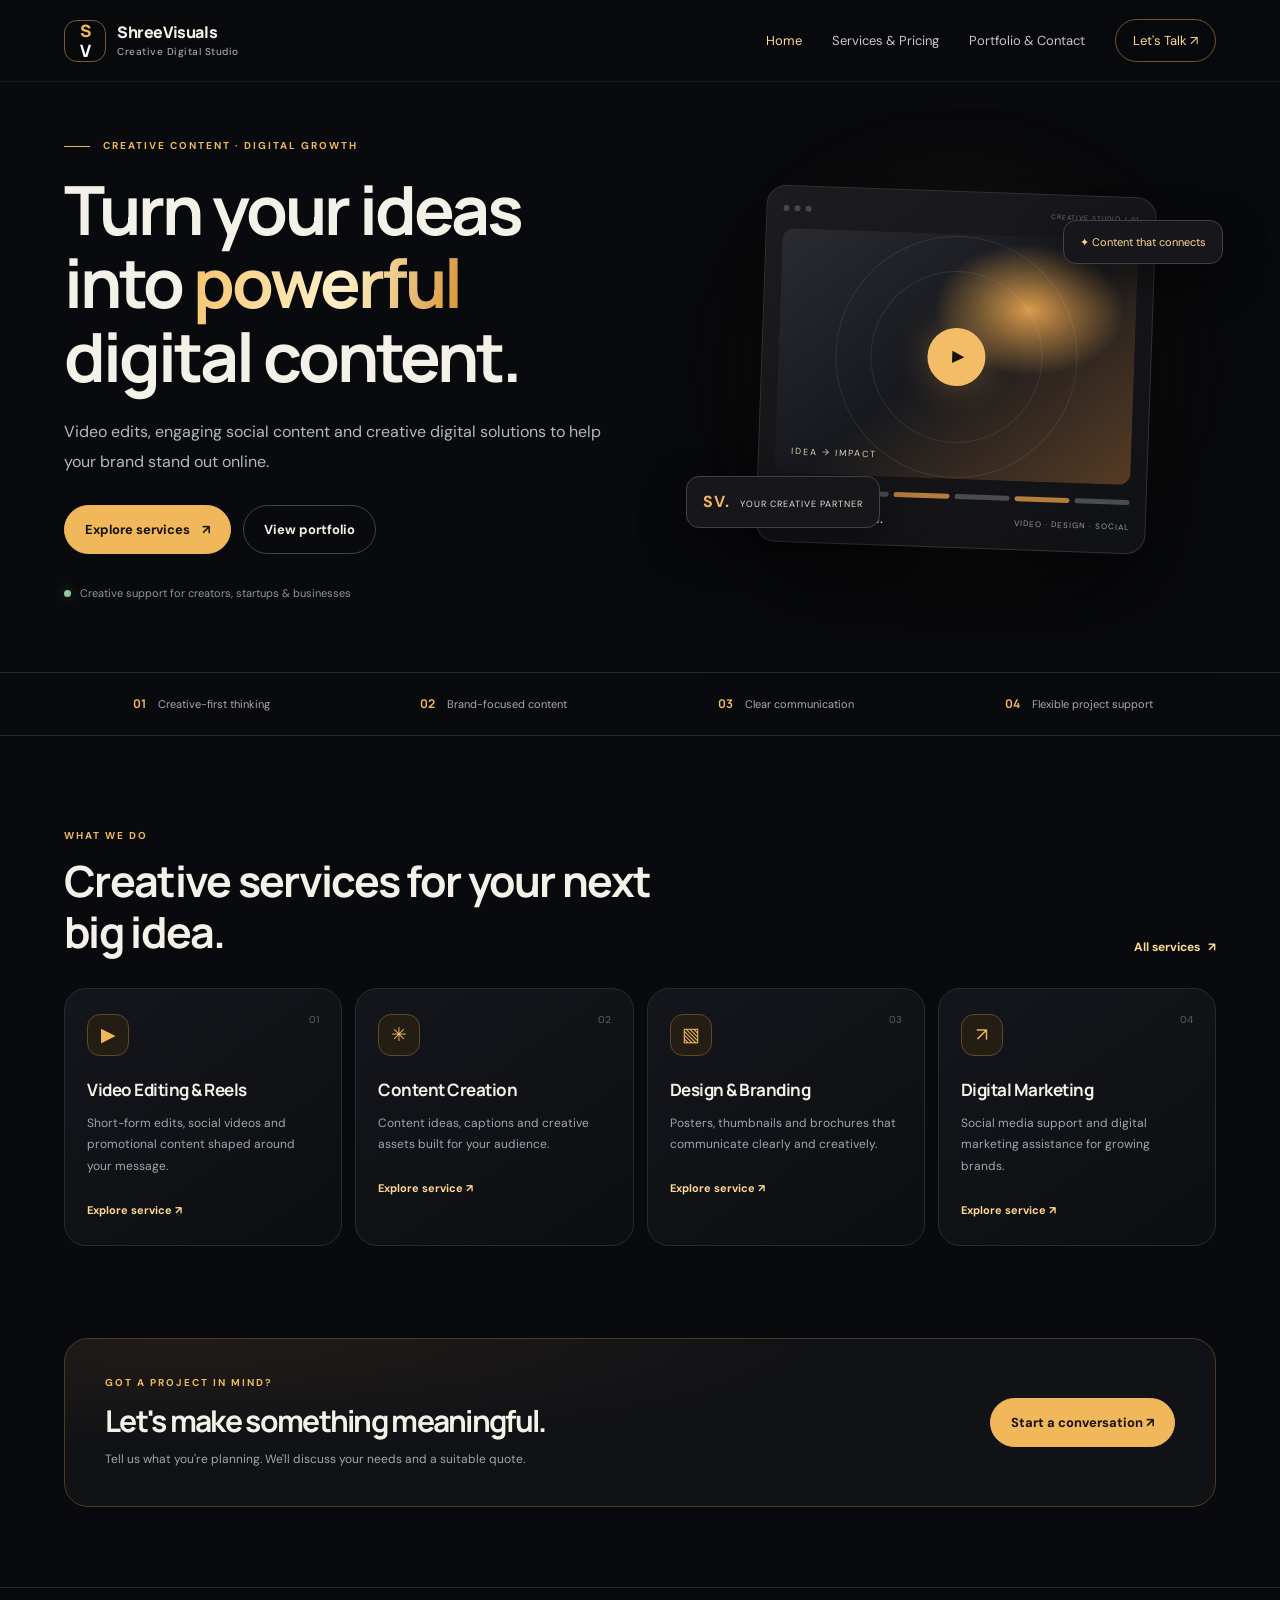
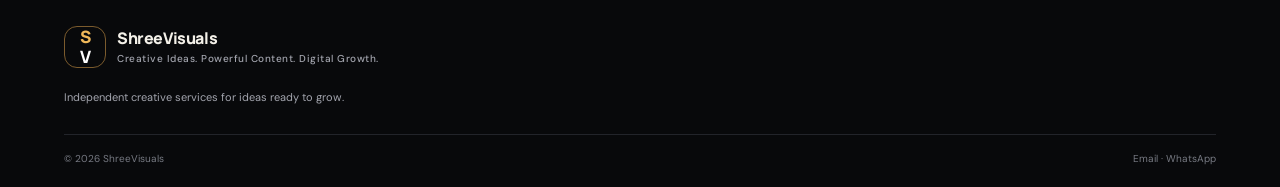
<file: index.html>
<!doctype html>
<html lang="en">
<head>
  <meta charset="utf-8">
  <meta name="viewport" content="width=device-width, initial-scale=1">
  <meta name="description" content="ShreeVisuals offers video editing, Reels, content creation, social media management, design and digital marketing support.">
  <title>ShreeVisuals | Creative Ideas. Powerful Content. Digital Growth.</title>
  <link rel="stylesheet" href="styles.css">
  <script src="script.js" defer></script>
</head>
<body>
<header class="site-header">
  <a class="brand" href="index.html"><span class="brand-mark">S<span>V</span></span><span>ShreeVisuals<small>Creative Digital Studio</small></span></a>
  <button class="menu-toggle" aria-label="Toggle navigation" aria-expanded="false">☰</button>
  <nav class="nav">
    <a class="active" href="index.html">Home</a><a href="services.html">Services & Pricing</a><a href="portfolio.html">Portfolio & Contact</a>
    <a class="nav-cta" href="https://wa.me/919789298085" target="_blank" rel="noopener">Let's Talk ↗</a>
  </nav>
</header>
<main>
  <section class="hero section-wrap">
    <div class="hero-copy">
      <p class="eyebrow"><span class="eyebrow-line"></span> CREATIVE CONTENT · DIGITAL GROWTH</p>
      <h1>Turn your ideas into <span class="gradient-text">powerful</span> digital content.</h1>
      <p class="lead">Video edits, engaging social content and creative digital solutions to help your brand stand out online.</p>
      <div class="button-row">
        <a class="button button-primary" href="services.html">Explore services <span>↗</span></a>
        <a class="button button-outline" href="portfolio.html">View portfolio</a>
      </div>
      <div class="hero-note"><span class="status-dot"></span> Creative support for creators, startups & businesses</div>
    </div>
    <div class="hero-art" aria-label="Creative studio illustration">
      <div class="art-glow"></div>
      <div class="art-card art-card-main">
        <div class="mock-top"><span></span><span></span><span></span><small>CREATIVE STUDIO / 01</small></div>
        <div class="mock-image"><div class="play-icon">▶</div><span class="mock-label">IDEA → IMPACT</span></div>
        <div class="timeline"><span></span><span></span><span></span><span></span><span></span><span></span></div>
        <div class="mock-bottom"><b>Make it memorable.</b><span>VIDEO · DESIGN · SOCIAL</span></div>
      </div>
      <div class="floating-tag tag-one">✦ Content that connects</div>
      <div class="floating-tag tag-two"><strong>SV.</strong> YOUR CREATIVE PARTNER</div>
    </div>
  </section>
  <section class="trust-strip"><div><b>01</b><span>Creative-first thinking</span></div><div><b>02</b><span>Brand-focused content</span></div><div><b>03</b><span>Clear communication</span></div><div><b>04</b><span>Flexible project support</span></div></section>
  <section class="section-wrap section-pad">
    <div class="section-heading"><div><p class="eyebrow">WHAT WE DO</p><h2>Creative services for your next big idea.</h2></div><a class="text-link" href="services.html">All services <span>↗</span></a></div>
    <div class="service-grid">
      <article class="service-card"><span class="card-number">01</span><div class="service-icon">▶</div><h3>Video Editing & Reels</h3><p>Short-form edits, social videos and promotional content shaped around your message.</p><a href="services.html#video" class="text-link">Explore service ↗</a></article>
      <article class="service-card"><span class="card-number">02</span><div class="service-icon">✳</div><h3>Content Creation</h3><p>Content ideas, captions and creative assets built for your audience.</p><a href="services.html#content" class="text-link">Explore service ↗</a></article>
      <article class="service-card"><span class="card-number">03</span><div class="service-icon">▧</div><h3>Design & Branding</h3><p>Posters, thumbnails and brochures that communicate clearly and creatively.</p><a href="services.html#design" class="text-link">Explore service ↗</a></article>
      <article class="service-card"><span class="card-number">04</span><div class="service-icon">↗</div><h3>Digital Marketing</h3><p>Social media support and digital marketing assistance for growing brands.</p><a href="services.html#marketing" class="text-link">Explore service ↗</a></article>
    </div>
  </section>
  <section class="cta-band section-wrap"><div><p class="eyebrow">GOT A PROJECT IN MIND?</p><h2>Let's make something meaningful.</h2><p>Tell us what you're planning. We'll discuss your needs and a suitable quote.</p></div><a class="button button-primary" href="https://wa.me/919789298085?text=Hi%20ShreeVisuals%21%20I%27d%20like%20to%20discuss%20a%20project." target="_blank" rel="noopener">Start a conversation ↗</a></section>
</main>
<footer class="site-footer"><a class="brand" href="index.html"><span class="brand-mark">S<span>V</span></span><span>ShreeVisuals<small>Creative Ideas. Powerful Content. Digital Growth.</small></span></a><p>Independent creative services for ideas ready to grow.</p><div class="footer-bottom"><span>© <span data-year></span> ShreeVisuals</span><span><a href="mailto:shreevisualz@gmail.com">Email</a> · <a href="https://wa.me/919789298085" target="_blank" rel="noopener">WhatsApp</a></span></div></footer>
</body></html>
</file>
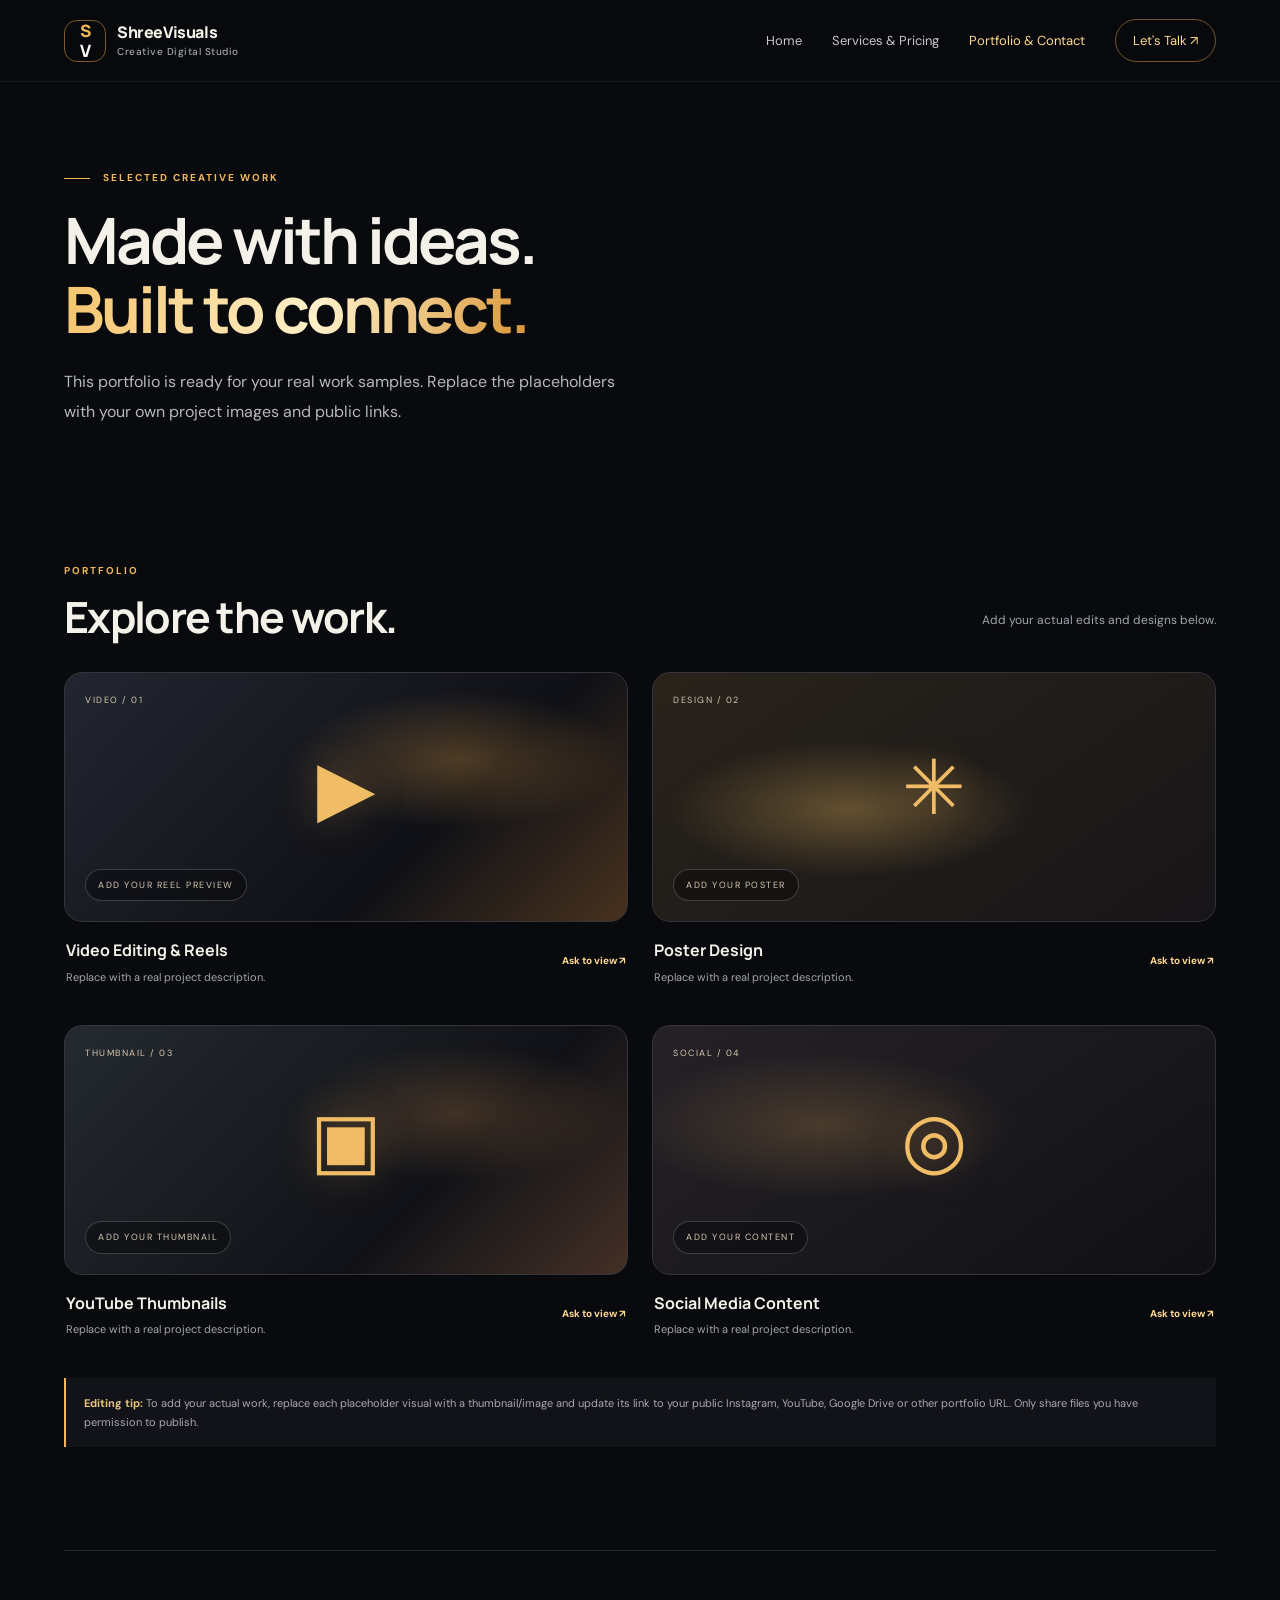
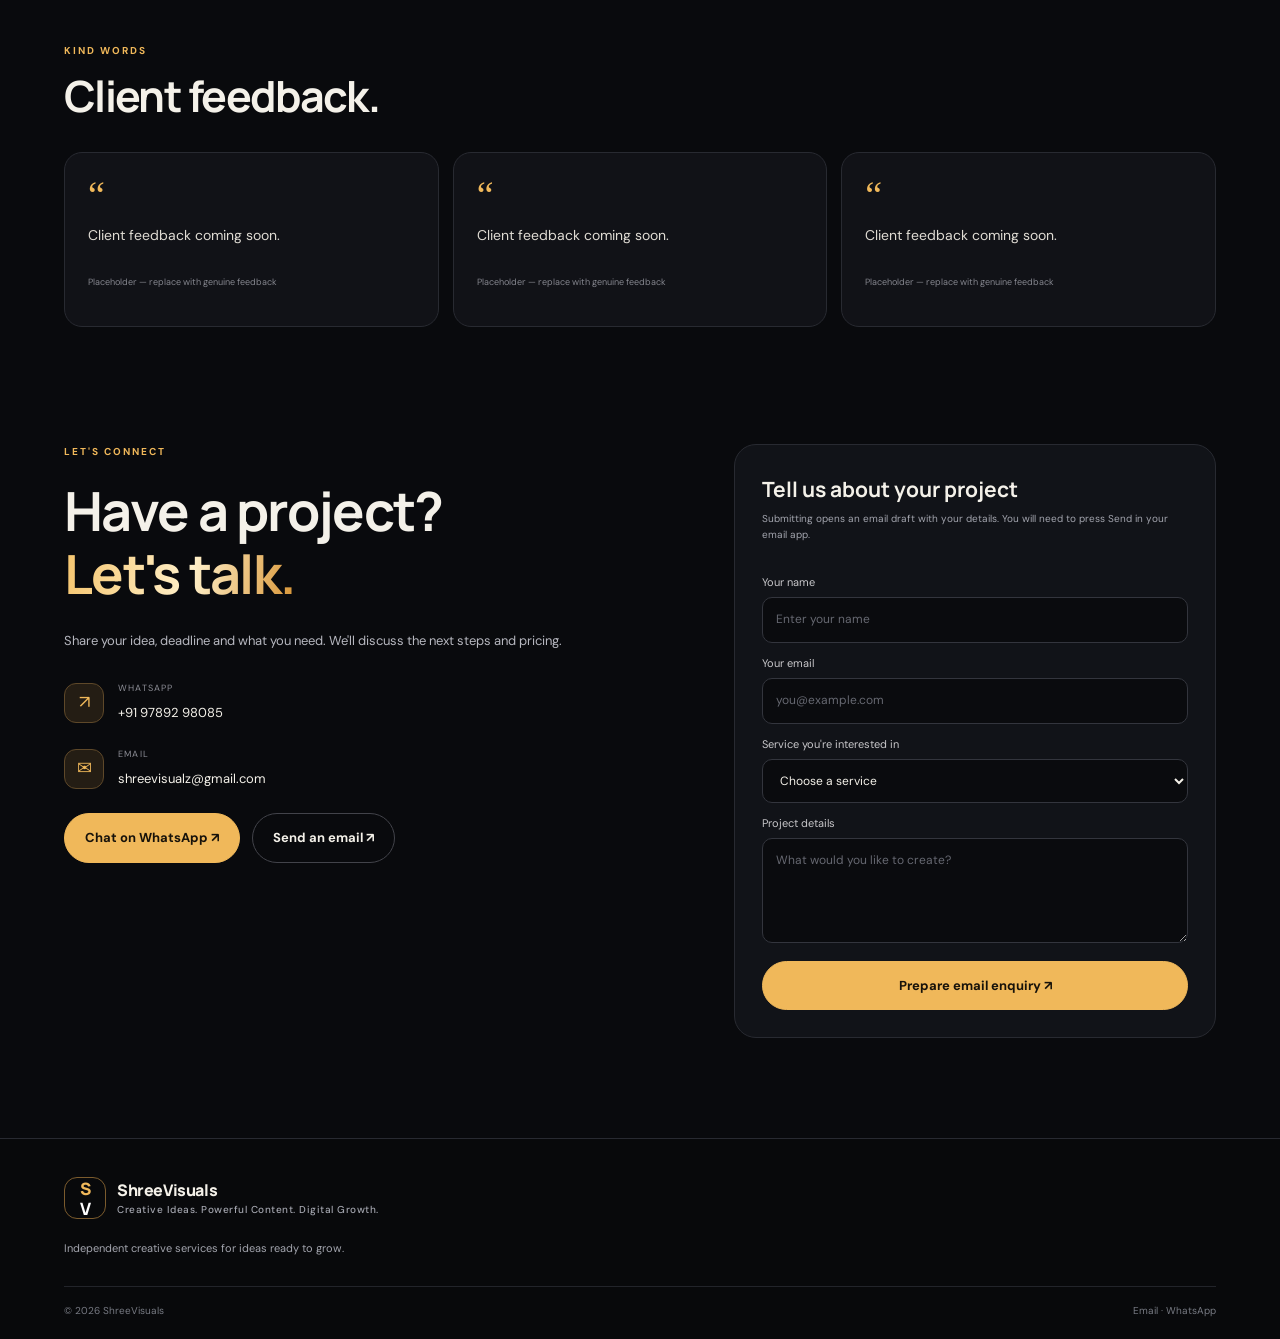
<file: portfolio.html>
<!doctype html>
<html lang="en">
<head>
  <meta charset="utf-8"><meta name="viewport" content="width=device-width, initial-scale=1">
  <meta name="description" content="View ShreeVisuals creative portfolio placeholders, client feedback placeholders and contact details.">
  <title>Portfolio & Contact | ShreeVisuals</title><link rel="stylesheet" href="styles.css"><script src="script.js" defer></script>
</head>
<body>
<header class="site-header"><a class="brand" href="index.html"><span class="brand-mark">S<span>V</span></span><span>ShreeVisuals<small>Creative Digital Studio</small></span></a><button class="menu-toggle" aria-label="Toggle navigation" aria-expanded="false">☰</button><nav class="nav"><a href="index.html">Home</a><a href="services.html">Services & Pricing</a><a class="active" href="portfolio.html">Portfolio & Contact</a><a class="nav-cta" href="https://wa.me/919789298085" target="_blank" rel="noopener">Let's Talk ↗</a></nav></header>
<main>
  <section class="page-hero section-wrap"><p class="eyebrow"><span class="eyebrow-line"></span> SELECTED CREATIVE WORK</p><h1>Made with ideas.<br><span class="gradient-text">Built to connect.</span></h1><p class="lead">This portfolio is ready for your real work samples. Replace the placeholders with your own project images and public links.</p></section>
  <section class="section-wrap section-pad">
    <div class="section-heading"><div><p class="eyebrow">PORTFOLIO</p><h2>Explore the work.</h2></div><p class="muted">Add your actual edits and designs below.</p></div>
    <div class="portfolio-grid">
      <article class="portfolio-card"><a class="portfolio-visual visual-video" href="https://wa.me/919789298085?text=Hi%20ShreeVisuals%21%20Please%20share%20your%20video%20editing%20portfolio." target="_blank" rel="noopener" aria-label="Ask to see video editing samples"><span class="visual-label">VIDEO / 01</span><span class="visual-symbol">▶</span><span class="visual-bottom">ADD YOUR REEL PREVIEW</span></a><div class="portfolio-info"><div><h3>Video Editing & Reels</h3><p>Replace with a real project description.</p></div><a class="text-link" href="https://wa.me/919789298085?text=Hi%20ShreeVisuals%21%20Please%20share%20your%20video%20editing%20portfolio." target="_blank" rel="noopener">Ask to view ↗</a></div></article>
      <article class="portfolio-card"><a class="portfolio-visual visual-poster" href="https://wa.me/919789298085?text=Hi%20ShreeVisuals%21%20Please%20share%20your%20poster%20design%20portfolio." target="_blank" rel="noopener" aria-label="Ask to see poster design samples"><span class="visual-label">DESIGN / 02</span><span class="visual-symbol">✳</span><span class="visual-bottom">ADD YOUR POSTER</span></a><div class="portfolio-info"><div><h3>Poster Design</h3><p>Replace with a real project description.</p></div><a class="text-link" href="https://wa.me/919789298085?text=Hi%20ShreeVisuals%21%20Please%20share%20your%20poster%20design%20portfolio." target="_blank" rel="noopener">Ask to view ↗</a></div></article>
      <article class="portfolio-card"><a class="portfolio-visual visual-thumb" href="https://wa.me/919789298085?text=Hi%20ShreeVisuals%21%20Please%20share%20your%20thumbnail%20design%20portfolio." target="_blank" rel="noopener" aria-label="Ask to see thumbnail samples"><span class="visual-label">THUMBNAIL / 03</span><span class="visual-symbol">▣</span><span class="visual-bottom">ADD YOUR THUMBNAIL</span></a><div class="portfolio-info"><div><h3>YouTube Thumbnails</h3><p>Replace with a real project description.</p></div><a class="text-link" href="https://wa.me/919789298085?text=Hi%20ShreeVisuals%21%20Please%20share%20your%20thumbnail%20design%20portfolio." target="_blank" rel="noopener">Ask to view ↗</a></div></article>
      <article class="portfolio-card"><a class="portfolio-visual visual-social" href="https://wa.me/919789298085?text=Hi%20ShreeVisuals%21%20Please%20share%20your%20social%20media%20content%20portfolio." target="_blank" rel="noopener" aria-label="Ask to see social media content samples"><span class="visual-label">SOCIAL / 04</span><span class="visual-symbol">◎</span><span class="visual-bottom">ADD YOUR CONTENT</span></a><div class="portfolio-info"><div><h3>Social Media Content</h3><p>Replace with a real project description.</p></div><a class="text-link" href="https://wa.me/919789298085?text=Hi%20ShreeVisuals%21%20Please%20share%20your%20social%20media%20content%20portfolio." target="_blank" rel="noopener">Ask to view ↗</a></div></article>
    </div>
    <p class="portfolio-tip"><strong>Editing tip:</strong> To add your actual work, replace each placeholder visual with a thumbnail/image and update its link to your public Instagram, YouTube, Google Drive or other portfolio URL. Only share files you have permission to publish.</p>
  </section>
  <section class="section-wrap section-pad testimonial-section"><div class="section-heading"><div><p class="eyebrow">KIND WORDS</p><h2>Client feedback.</h2></div></div><div class="testimonial-grid"><article class="testimonial-card"><span class="quote-mark">“</span><p>Client feedback coming soon.</p><span class="testimonial-label">Placeholder — replace with genuine feedback</span></article><article class="testimonial-card"><span class="quote-mark">“</span><p>Client feedback coming soon.</p><span class="testimonial-label">Placeholder — replace with genuine feedback</span></article><article class="testimonial-card"><span class="quote-mark">“</span><p>Client feedback coming soon.</p><span class="testimonial-label">Placeholder — replace with genuine feedback</span></article></div></section>
  <section class="section-wrap section-pad contact-section" id="contact"><div class="contact-copy"><p class="eyebrow">LET'S CONNECT</p><h2>Have a project?<br><span class="gradient-text">Let's talk.</span></h2><p class="lead">Share your idea, deadline and what you need. We'll discuss the next steps and pricing.</p><div class="contact-detail"><span class="contact-icon">↗</span><div><small>WHATSAPP</small><a href="https://wa.me/919789298085" target="_blank" rel="noopener">+91 97892 98085</a></div></div><div class="contact-detail"><span class="contact-icon">✉</span><div><small>EMAIL</small><a href="mailto:shreevisualz@gmail.com">shreevisualz@gmail.com</a></div></div><div class="button-row"><a class="button button-primary" href="https://wa.me/919789298085?text=Hi%20ShreeVisuals%21%20I%27d%20like%20to%20discuss%20a%20project." target="_blank" rel="noopener">Chat on WhatsApp ↗</a><a class="button button-outline" href="mailto:shreevisualz@gmail.com?subject=Project%20Enquiry%20-%20ShreeVisuals">Send an email ↗</a></div></div>
  <form class="contact-form" id="contact-form"><h3>Tell us about your project</h3><p class="muted">Submitting opens an email draft with your details. You will need to press Send in your email app.</p><label for="name">Your name</label><input id="name" name="name" required placeholder="Enter your name"><label for="email">Your email</label><input id="email" name="email" type="email" required placeholder="you@example.com"><label for="service">Service you're interested in</label><select id="service" name="service" required><option value="">Choose a service</option><option>Video Editing & Reels</option><option>Content Creation</option><option>Social Media Management</option><option>Digital Marketing</option><option>Meta Ads Support</option><option>Poster Design & Editing</option><option>YouTube Thumbnails</option><option>Brochure Design</option><option>Content Writing</option><option>Other / Not sure yet</option></select><label for="details">Project details</label><textarea id="details" name="details" rows="4" required placeholder="What would you like to create?"></textarea><button class="button button-primary form-submit" type="submit">Prepare email enquiry ↗</button><p class="form-status" id="form-status" aria-live="polite"></p></form></section>
</main>
<footer class="site-footer"><a class="brand" href="index.html"><span class="brand-mark">S<span>V</span></span><span>ShreeVisuals<small>Creative Ideas. Powerful Content. Digital Growth.</small></span></a><p>Independent creative services for ideas ready to grow.</p><div class="footer-bottom"><span>© <span data-year></span> ShreeVisuals</span><span><a href="mailto:shreevisualz@gmail.com">Email</a> · <a href="https://wa.me/919789298085" target="_blank" rel="noopener">WhatsApp</a></span></div></footer>
</body></html>
</file>
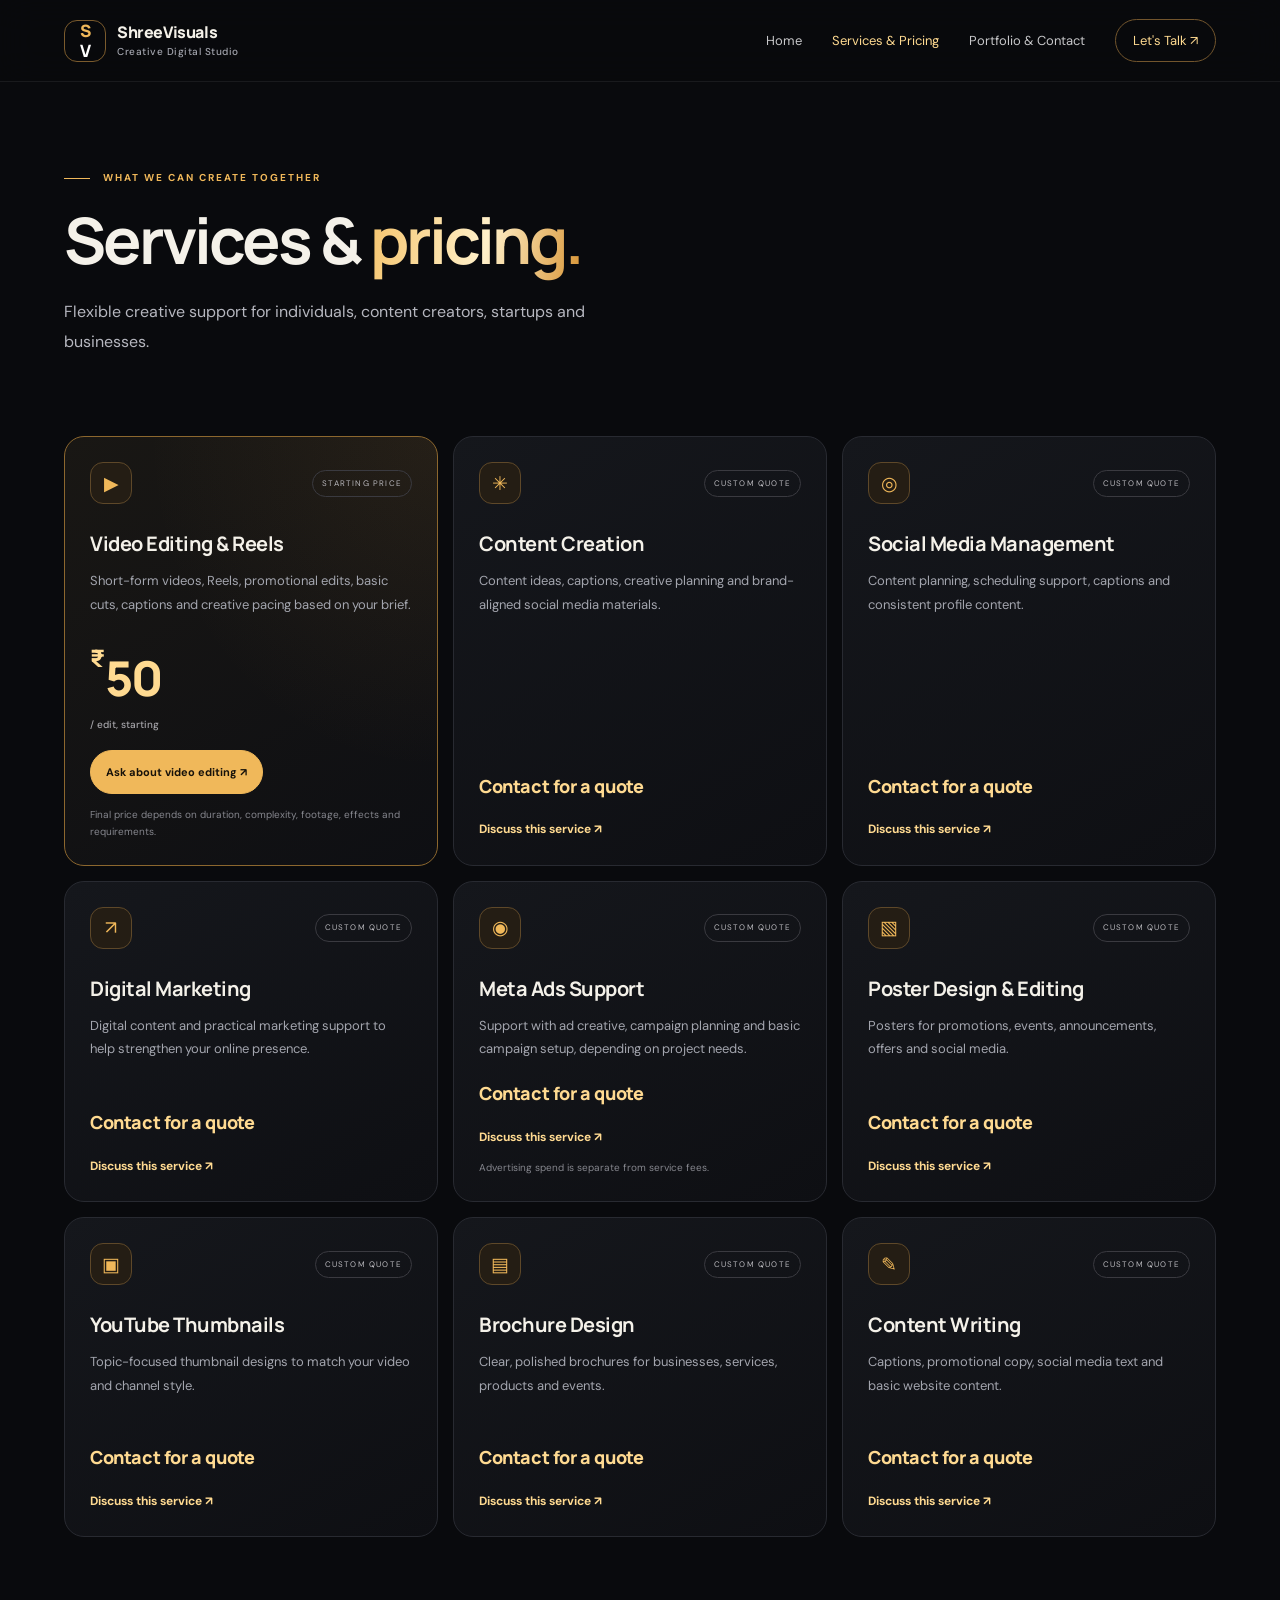
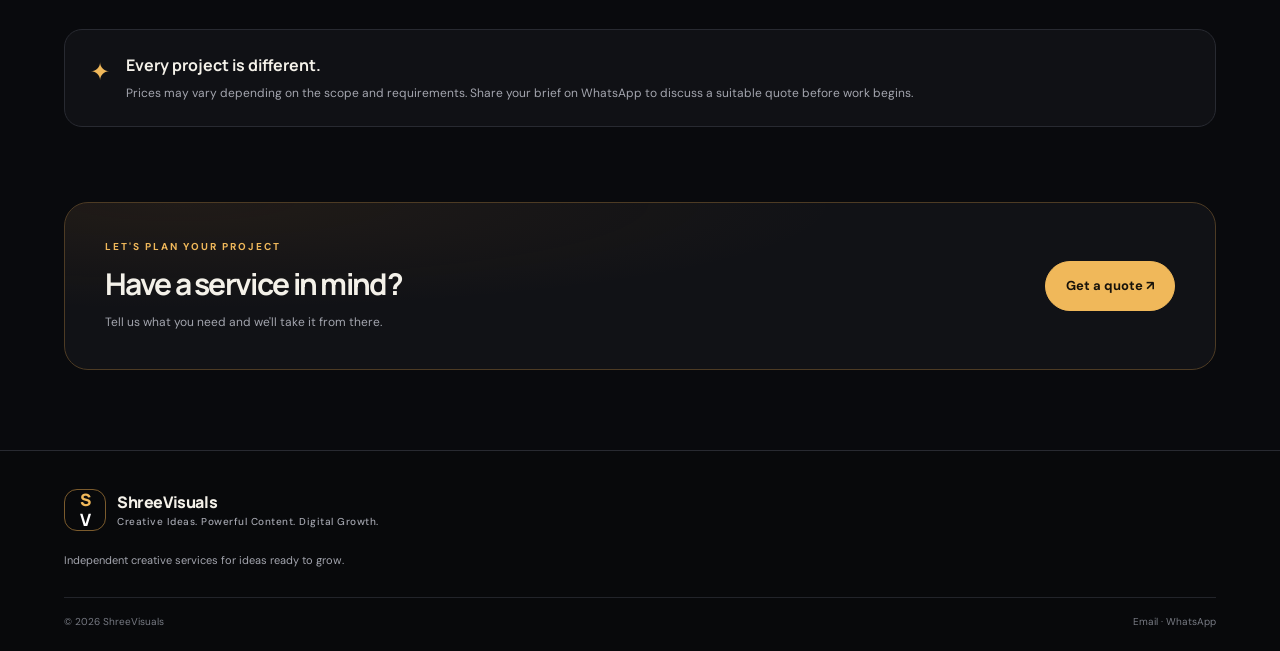
<file: services.html>
<!doctype html>
<html lang="en">
<head>
  <meta charset="utf-8"><meta name="viewport" content="width=device-width, initial-scale=1">
  <meta name="description" content="Explore ShreeVisuals services and pricing for video editing, Reels, social media, design and digital marketing support.">
  <title>Services & Pricing | ShreeVisuals</title><link rel="stylesheet" href="styles.css"><script src="script.js" defer></script>
</head>
<body>
<header class="site-header"><a class="brand" href="index.html"><span class="brand-mark">S<span>V</span></span><span>ShreeVisuals<small>Creative Digital Studio</small></span></a><button class="menu-toggle" aria-label="Toggle navigation" aria-expanded="false">☰</button><nav class="nav"><a href="index.html">Home</a><a class="active" href="services.html">Services & Pricing</a><a href="portfolio.html">Portfolio & Contact</a><a class="nav-cta" href="https://wa.me/919789298085" target="_blank" rel="noopener">Let's Talk ↗</a></nav></header>
<main>
  <section class="page-hero section-wrap"><p class="eyebrow"><span class="eyebrow-line"></span> WHAT WE CAN CREATE TOGETHER</p><h1>Services & <span class="gradient-text">pricing.</span></h1><p class="lead">Flexible creative support for individuals, content creators, startups and businesses.</p></section>
  <section class="section-wrap section-pad services-list">
    <article class="price-card featured" id="video"><div class="price-top"><span class="service-icon">▶</span><span class="pill">STARTING PRICE</span></div><h2>Video Editing & Reels</h2><p>Short-form videos, Reels, promotional edits, basic cuts, captions and creative pacing based on your brief.</p><div class="price"><span>₹</span>50 <small>/ edit, starting</small></div><a class="button button-primary" href="https://wa.me/919789298085?text=Hi%20ShreeVisuals%21%20I%27m%20interested%20in%20video%20editing%20or%20Reels." target="_blank" rel="noopener">Ask about video editing ↗</a><small class="price-note">Final price depends on duration, complexity, footage, effects and requirements.</small></article>
    <article class="price-card" id="content"><div class="price-top"><span class="service-icon">✳</span><span class="pill">CUSTOM QUOTE</span></div><h2>Content Creation</h2><p>Content ideas, captions, creative planning and brand-aligned social media materials.</p><div class="price custom-price">Contact for a quote</div><a class="text-link" href="https://wa.me/919789298085?text=Hi%20ShreeVisuals%21%20I%27d%20like%20to%20ask%20about%20content%20creation." target="_blank" rel="noopener">Discuss this service ↗</a></article>
    <article class="price-card" id="social"><div class="price-top"><span class="service-icon">◎</span><span class="pill">CUSTOM QUOTE</span></div><h2>Social Media Management</h2><p>Content planning, scheduling support, captions and consistent profile content.</p><div class="price custom-price">Contact for a quote</div><a class="text-link" href="https://wa.me/919789298085?text=Hi%20ShreeVisuals%21%20I%27d%20like%20to%20ask%20about%20social%20media%20management." target="_blank" rel="noopener">Discuss this service ↗</a></article>
    <article class="price-card" id="marketing"><div class="price-top"><span class="service-icon">↗</span><span class="pill">CUSTOM QUOTE</span></div><h2>Digital Marketing</h2><p>Digital content and practical marketing support to help strengthen your online presence.</p><div class="price custom-price">Contact for a quote</div><a class="text-link" href="https://wa.me/919789298085?text=Hi%20ShreeVisuals%21%20I%27d%20like%20to%20discuss%20digital%20marketing%20support." target="_blank" rel="noopener">Discuss this service ↗</a></article>
    <article class="price-card"><div class="price-top"><span class="service-icon">◉</span><span class="pill">CUSTOM QUOTE</span></div><h2>Meta Ads Support</h2><p>Support with ad creative, campaign planning and basic campaign setup, depending on project needs.</p><div class="price custom-price">Contact for a quote</div><a class="text-link" href="https://wa.me/919789298085?text=Hi%20ShreeVisuals%21%20I%27d%20like%20to%20ask%20about%20Meta%20Ads%20support." target="_blank" rel="noopener">Discuss this service ↗</a><small class="price-note">Advertising spend is separate from service fees.</small></article>
    <article class="price-card" id="design"><div class="price-top"><span class="service-icon">▧</span><span class="pill">CUSTOM QUOTE</span></div><h2>Poster Design & Editing</h2><p>Posters for promotions, events, announcements, offers and social media.</p><div class="price custom-price">Contact for a quote</div><a class="text-link" href="https://wa.me/919789298085?text=Hi%20ShreeVisuals%21%20I%27d%20like%20to%20ask%20about%20poster%20design." target="_blank" rel="noopener">Discuss this service ↗</a></article>
    <article class="price-card"><div class="price-top"><span class="service-icon">▣</span><span class="pill">CUSTOM QUOTE</span></div><h2>YouTube Thumbnails</h2><p>Topic-focused thumbnail designs to match your video and channel style.</p><div class="price custom-price">Contact for a quote</div><a class="text-link" href="https://wa.me/919789298085?text=Hi%20ShreeVisuals%21%20I%27d%20like%20to%20ask%20about%20YouTube%20thumbnails." target="_blank" rel="noopener">Discuss this service ↗</a></article>
    <article class="price-card"><div class="price-top"><span class="service-icon">▤</span><span class="pill">CUSTOM QUOTE</span></div><h2>Brochure Design</h2><p>Clear, polished brochures for businesses, services, products and events.</p><div class="price custom-price">Contact for a quote</div><a class="text-link" href="https://wa.me/919789298085?text=Hi%20ShreeVisuals%21%20I%27d%20like%20to%20ask%20about%20brochure%20design." target="_blank" rel="noopener">Discuss this service ↗</a></article>
    <article class="price-card"><div class="price-top"><span class="service-icon">✎</span><span class="pill">CUSTOM QUOTE</span></div><h2>Content Writing</h2><p>Captions, promotional copy, social media text and basic website content.</p><div class="price custom-price">Contact for a quote</div><a class="text-link" href="https://wa.me/919789298085?text=Hi%20ShreeVisuals%21%20I%27d%20like%20to%20ask%20about%20content%20writing." target="_blank" rel="noopener">Discuss this service ↗</a></article>
  </section>
  <section class="section-wrap pricing-note"><span class="note-icon">✦</span><div><h3>Every project is different.</h3><p>Prices may vary depending on the scope and requirements. Share your brief on WhatsApp to discuss a suitable quote before work begins.</p></div></section>
  <section class="cta-band section-wrap"><div><p class="eyebrow">LET'S PLAN YOUR PROJECT</p><h2>Have a service in mind?</h2><p>Tell us what you need and we'll take it from there.</p></div><a class="button button-primary" href="https://wa.me/919789298085?text=Hi%20ShreeVisuals%21%20I%27d%20like%20a%20quote%20for%20a%20project." target="_blank" rel="noopener">Get a quote ↗</a></section>
</main>
<footer class="site-footer"><a class="brand" href="index.html"><span class="brand-mark">S<span>V</span></span><span>ShreeVisuals<small>Creative Ideas. Powerful Content. Digital Growth.</small></span></a><p>Independent creative services for ideas ready to grow.</p><div class="footer-bottom"><span>© <span data-year></span> ShreeVisuals</span><span><a href="mailto:shreevisualz@gmail.com">Email</a> · <a href="https://wa.me/919789298085" target="_blank" rel="noopener">WhatsApp</a></span></div></footer>
</body></html>
</file>
<file: styles.css>
@import url('https://fonts.googleapis.com/css2?family=DM+Sans:wght@400;500;600;700&family=Manrope:wght@400;500;600;700;800&display=swap');
:root{--bg:#090a0d;--panel:#111318;--panel2:#15171d;--text:#f4f1e9;--muted:#a3a5ae;--gold:#f0b85a;--gold2:#ffda91;--line:#282a31;--radius:22px;--max:1160px}
*{box-sizing:border-box}html{scroll-behavior:smooth;scroll-padding-top:90px}body{margin:0;background:var(--bg);color:var(--text);font-family:'DM Sans',sans-serif;line-height:1.65}a{color:inherit;text-decoration:none}button,input,select,textarea{font:inherit}.site-header{height:82px;display:flex;align-items:center;justify-content:space-between;gap:24px;padding:0 max(5vw,24px);border-bottom:1px solid rgba(255,255,255,.07);position:sticky;top:0;z-index:10;background:rgba(9,10,13,.92);backdrop-filter:blur(18px)}.brand{display:flex;align-items:center;gap:11px;font-family:Manrope,sans-serif;font-weight:800;letter-spacing:-.4px;line-height:1.15}.brand small{display:block;color:var(--muted);font-family:'DM Sans',sans-serif;font-size:10px;font-weight:500;letter-spacing:.5px;margin-top:5px}.brand-mark{display:grid;place-items:center;width:42px;height:42px;border:1px solid #7b5b2d;border-radius:13px;color:var(--gold);font-size:17px;letter-spacing:-3px;padding-right:3px}.brand-mark span{color:#fff}.nav{display:flex;align-items:center;gap:30px;font-size:13px;color:#c7c7ca}.nav>a:not(.nav-cta):hover,.nav>a.active{color:var(--gold2)}.nav-cta{border:1px solid #72552d;border-radius:100px;padding:10px 17px;color:var(--gold2)!important}.menu-toggle{display:none;background:none;border:1px solid var(--line);color:var(--text);border-radius:10px;padding:7px 11px;font-size:20px}.section-wrap{width:min(var(--max),90%);margin-inline:auto}.hero{min-height:590px;display:grid;grid-template-columns:1.05fr .95fr;align-items:center;gap:5%;padding-top:56px;padding-bottom:70px}.eyebrow{font-size:10px;font-weight:700;letter-spacing:2px;color:var(--gold);margin:0 0 18px}.eyebrow-line{display:inline-block;width:26px;height:1px;background:var(--gold);vertical-align:middle;margin-right:9px}.hero h1,.page-hero h1{font-family:Manrope,sans-serif;font-size:clamp(42px,5.3vw,72px);line-height:1.09;letter-spacing:-3px;margin:0;max-width:700px}.gradient-text{background:linear-gradient(100deg,#f5c46c,#fff0c9 55%,#d89536);color:transparent;background-clip:text;-webkit-background-clip:text}.lead{color:#b6b7bf;font-size:16px;line-height:1.85;max-width:560px;margin:23px 0 28px}.button-row{display:flex;align-items:center;gap:12px;flex-wrap:wrap}.button{display:inline-flex;align-items:center;justify-content:center;gap:12px;border-radius:100px;padding:13px 20px;font-size:13px;font-weight:700;transition:transform .2s,background .2s,border-color .2s;cursor:pointer}.button:hover{transform:translateY(-2px)}.button-primary{background:var(--gold);color:#17120a;border:1px solid var(--gold)}.button-primary:hover{background:var(--gold2)}.button-outline{border:1px solid #42434a;color:var(--text);background:transparent}.button-outline:hover{border-color:var(--gold)}.hero-note{display:flex;align-items:center;gap:9px;color:#93959e;font-size:11px;margin-top:30px}.status-dot{width:7px;height:7px;background:#91c99a;border-radius:50%;box-shadow:0 0 12px #91c99a55}.hero-art{min-height:390px;position:relative;display:grid;place-items:center}.art-glow{position:absolute;width:330px;height:330px;border-radius:50%;background:#d58e2a1b;filter:blur(55px)}.art-card{position:relative;width:min(100%,390px);border:1px solid #343036;background:linear-gradient(145deg,#1c1b1d,#101115);border-radius:20px;padding:16px;box-shadow:0 35px 100px #0009;transform:rotate(2deg)}.mock-top{display:flex;align-items:center;gap:5px;color:#777;font-size:8px}.mock-top>span{width:6px;height:6px;border-radius:50%;background:#49464a}.mock-top small{margin-left:auto;letter-spacing:1px}.mock-image{height:245px;margin:15px 0;background:radial-gradient(ellipse at 70% 30%,#d99b4b 0,transparent 27%),linear-gradient(140deg,#292b31,#17191e 48%,#563b24);border-radius:12px;display:grid;place-items:center;position:relative;overflow:hidden}.mock-image:before,.mock-image:after{content:"";position:absolute;border:1px solid #ffffff15;border-radius:50%;width:240px;height:240px}.mock-image:after{width:170px;height:170px}.play-icon{z-index:1;display:grid;place-items:center;width:58px;height:58px;border-radius:50%;background:#f2bd66;color:#17120a;padding-left:3px;box-shadow:0 0 35px #e6a44a55}.mock-label{position:absolute;bottom:14px;left:16px;font-size:9px;letter-spacing:2px;color:#e4d4b9}.timeline{display:flex;gap:5px}.timeline span{height:5px;border-radius:5px;background:#b47d3b;flex:1}.timeline span:nth-child(even){background:#4a4c53}.mock-bottom{display:flex;justify-content:space-between;align-items:center;margin-top:14px;font-size:11px}.mock-bottom span{color:#9b9ba2;font-size:8px;letter-spacing:1px}.floating-tag{position:absolute;border:1px solid #454047;background:#17171b;padding:12px 16px;border-radius:13px;box-shadow:0 15px 45px #0007;font-size:11px;color:#e7e0d2}.tag-one{top:45px;right:-7px;color:var(--gold2)}.tag-two{bottom:37px;left:-10px;font-size:9px;letter-spacing:1px}.tag-two strong{font-size:16px;color:var(--gold);margin-right:7px}.trust-strip{border-block:1px solid var(--line);display:grid;grid-template-columns:repeat(4,1fr);padding:21px max(5vw,24px);gap:18px}.trust-strip div{display:flex;align-items:center;gap:12px;justify-content:center;color:#a9a9b0;font-size:11px}.trust-strip b{font-family:Manrope,sans-serif;color:var(--gold);font-size:12px}.section-pad{padding-top:92px;padding-bottom:92px}.section-heading{display:flex;justify-content:space-between;align-items:end;gap:20px;margin-bottom:30px}.section-heading h2,.cta-band h2,.contact-copy h2{font-family:Manrope,sans-serif;font-size:clamp(28px,3.4vw,43px);letter-spacing:-1.7px;line-height:1.18;margin:0;max-width:620px}.section-heading .eyebrow{margin-bottom:12px}.text-link{color:var(--gold2);font-size:12px;font-weight:700;white-space:nowrap}.text-link span{margin-left:5px}.service-grid{display:grid;grid-template-columns:repeat(4,1fr);gap:13px}.service-card{position:relative;padding:25px 22px 23px;border:1px solid var(--line);border-radius:var(--radius);background:linear-gradient(145deg,#14161b,#0d0e12);min-height:255px;transition:transform .2s,border-color .2s}.service-card:hover,.price-card:hover{transform:translateY(-4px);border-color:#6c522d}.card-number{position:absolute;top:23px;right:22px;color:#5f6067;font-size:10px}.service-icon{display:grid;place-items:center;width:42px;height:42px;border:1px solid #5e4829;background:#241d14;border-radius:13px;color:var(--gold);font-size:19px}.service-card h3,.price-card h2{font-family:Manrope,sans-serif;font-size:17px;letter-spacing:-.5px;margin:20px 0 9px}.service-card p,.price-card p{color:var(--muted);font-size:12px;line-height:1.8;margin:0 0 18px}.service-card .text-link{display:inline-block;margin-top:3px;font-size:11px}.cta-band{display:flex;align-items:center;justify-content:space-between;gap:25px;padding:36px 40px;margin-bottom:80px;border:1px solid #4d3b24;border-radius:24px;background:radial-gradient(ellipse at 10% 0%,#a96c251a,transparent 45%),#111216}.cta-band .eyebrow{margin-bottom:11px}.cta-band h2{font-size:30px}.cta-band p:not(.eyebrow){color:var(--muted);font-size:12px;margin-bottom:0}.site-footer{padding:38px max(5vw,24px) 20px;border-top:1px solid var(--line);background:#08090b}.site-footer>p{color:var(--muted);font-size:11px;margin:20px 0 28px}.footer-bottom{border-top:1px solid #22242a;padding-top:16px;display:flex;justify-content:space-between;gap:15px;color:#777a83;font-size:10px}.footer-bottom a:hover{color:var(--gold)}.page-hero{padding-top:88px;padding-bottom:40px}.page-hero h1{font-size:clamp(43px,5vw,66px)}.page-hero .lead{margin-bottom:5px}.services-list{padding-top:35px;display:grid;grid-template-columns:repeat(3,1fr);gap:15px}.price-card{border:1px solid var(--line);border-radius:20px;padding:25px;background:linear-gradient(150deg,#15171c,#0e0f13);transition:transform .2s,border-color .2s;display:flex;flex-direction:column;align-items:flex-start;min-height:320px}.price-card.featured{border-color:#8c672e;background:radial-gradient(ellipse at top right,#c18a3c18,transparent 55%),linear-gradient(150deg,#191714,#0e0f13)}.price-top{width:100%;display:flex;align-items:center;justify-content:space-between;gap:10px}.price-top .service-icon{flex-shrink:0}.pill{font-size:8px;letter-spacing:1.2px;border:1px solid #3a3a40;color:#b9b8bd;border-radius:100px;padding:6px 9px}.price-card h2{font-size:20px;margin-top:23px}.price-card p{font-size:13px}.price{font-family:Manrope,sans-serif;font-size:48px;font-weight:800;letter-spacing:-2px;color:var(--gold2);margin:4px 0 16px}.price>span{font-size:24px;vertical-align:top;letter-spacing:0}.price small{display:block;font-family:'DM Sans',sans-serif;font-size:10px;letter-spacing:0;color:#a6a5aa;font-weight:500}.custom-price{font-size:18px;letter-spacing:-.4px;margin-top:auto;margin-bottom:19px}.price-card>.button{margin-top:auto;font-size:11px;padding:12px 15px}.price-note{display:block;color:#85868d;font-size:10px;line-height:1.7;margin-top:12px}.pricing-note{display:flex;align-items:flex-start;gap:16px;border:1px solid var(--line);border-radius:18px;padding:22px 25px;margin-bottom:75px;background:#101115}.note-icon{color:var(--gold);font-size:24px}.pricing-note h3{margin:0 0 5px;font-family:Manrope,sans-serif;font-size:16px}.pricing-note p{margin:0;color:var(--muted);font-size:12px}.muted{color:var(--muted);font-size:12px}.portfolio-grid{display:grid;grid-template-columns:repeat(2,1fr);gap:24px}.portfolio-card{min-width:0}.portfolio-visual{height:250px;display:flex;flex-direction:column;justify-content:space-between;padding:20px;border-radius:18px;border:1px solid #34343a;overflow:hidden;position:relative;transition:filter .2s,transform .2s}.portfolio-visual:hover{filter:brightness(1.12);transform:translateY(-3px)}.visual-video{background:radial-gradient(ellipse at 70% 35%,#c78b3e55,transparent 30%),linear-gradient(135deg,#222630,#101116 65%,#48321f)}.visual-poster{background:radial-gradient(ellipse at 35% 55%,#e7b65d55,transparent 35%),linear-gradient(145deg,#29231b,#171518)}.visual-thumb{background:radial-gradient(ellipse at 70% 35%,#9c6b3d55,transparent 30%),linear-gradient(135deg,#242a30,#111217 65%,#443026)}.visual-social{background:radial-gradient(ellipse at 30% 40%,#bf8d4a44,transparent 35%),linear-gradient(145deg,#252127,#101115)}.visual-label,.visual-bottom{font-size:9px;letter-spacing:1.5px;color:#d7c8b0}.visual-bottom{align-self:flex-start;border:1px solid #ffffff30;background:#08090b70;border-radius:100px;padding:8px 12px}.visual-symbol{align-self:center;font-size:76px;color:#f0bc65;text-shadow:0 0 40px #e6a34d44}.portfolio-info{display:flex;align-items:center;justify-content:space-between;gap:12px;padding:15px 2px}.portfolio-info h3{font-family:Manrope,sans-serif;font-size:16px;margin:0 0 4px}.portfolio-info p{font-size:11px;color:var(--muted);margin:0}.portfolio-info .text-link{font-size:10px}.portfolio-tip{margin-top:25px;padding:16px 18px;border-left:2px solid var(--gold);background:#121318;color:#a8a8b0;font-size:11px}.portfolio-tip strong{color:#e9c47d}.testimonial-section{border-top:1px solid var(--line)}.testimonial-grid{display:grid;grid-template-columns:repeat(3,1fr);gap:14px}.testimonial-card{padding:23px;border:1px solid var(--line);border-radius:18px;background:#111217;min-height:175px}.quote-mark{font-family:Georgia,serif;font-size:38px;line-height:1;color:var(--gold)}.testimonial-card p{font-size:14px;color:#e0dcd4;margin:8px 0 20px}.testimonial-label{font-size:9px;color:#85868e}.contact-section{display:grid;grid-template-columns:1fr .85fr;gap:9%;align-items:start;padding-top:25px;padding-bottom:100px}.contact-copy h2{font-size:clamp(38px,4.3vw,54px)}.contact-copy .lead{font-size:13px}.contact-detail{display:flex;gap:14px;align-items:center;margin:22px 0}.contact-icon{width:40px;height:40px;display:grid;place-items:center;border:1px solid #5e4829;background:#241d14;border-radius:12px;color:var(--gold);font-size:18px}.contact-detail small{display:block;color:#8c8d95;letter-spacing:1.2px;font-size:9px;margin-bottom:3px}.contact-detail a{font-size:13px}.contact-detail a:hover{color:var(--gold2)}.contact-form{border:1px solid var(--line);border-radius:22px;background:#111318;padding:27px;display:flex;flex-direction:column}.contact-form h3{font-family:Manrope,sans-serif;font-size:21px;margin:0 0 4px}.contact-form>.muted{margin:0 0 18px;font-size:10px}.contact-form label{font-size:11px;color:#c8c7ca;margin:11px 0 6px}.contact-form input,.contact-form select,.contact-form textarea{width:100%;border:1px solid #33353d;border-radius:10px;background:#0a0b0e;color:var(--text);padding:12px 13px;outline:none;font-size:12px}.contact-form input:focus,.contact-form select:focus,.contact-form textarea:focus{border-color:#9b743b}.contact-form textarea{resize:vertical}.contact-form input::placeholder,.contact-form textarea::placeholder{color:#666871}.form-submit{margin-top:18px;width:100%}.form-status{font-size:11px;color:var(--gold2);margin:10px 0 0}.form-status:empty{display:none}
@media(max-width:900px){.nav{gap:17px}.hero{gap:2%}.service-grid{grid-template-columns:repeat(2,1fr)}.services-list{grid-template-columns:repeat(2,1fr)}.hero h1{font-size:clamp(42px,6vw,62px)}.hero-art{transform:scale(.94)}.contact-section{gap:5%}}
@media(max-width:650px){.site-header{height:70px;padding-inline:5%;}.menu-toggle{display:block}.nav{display:none;position:absolute;top:69px;left:0;right:0;padding:18px 5% 22px;background:#0d0e12;border-bottom:1px solid var(--line);flex-direction:column;align-items:stretch;gap:0}.nav.open{display:flex}.nav a{padding:12px 0}.nav .nav-cta{text-align:center;margin-top:8px;padding:11px}.hero{grid-template-columns:1fr;padding-top:62px;padding-bottom:40px;gap:10px}.hero h1{font-size:clamp(42px,12vw,60px);letter-spacing:-2px}.lead{font-size:14px}.hero-art{min-height:330px;transform:none}.art-card{width:min(90%,360px)}.mock-image{height:200px}.tag-one{right:0;top:15px}.tag-two{left:0;bottom:20px}.trust-strip{grid-template-columns:repeat(2,1fr);padding-block:20px}.trust-strip div{justify-content:flex-start;font-size:10px}.section-pad{padding-top:65px;padding-bottom:65px}.section-heading{align-items:flex-start;flex-direction:column}.section-heading h2{font-size:31px}.service-grid{grid-template-columns:1fr}.service-card{min-height:220px}.cta-band{margin-bottom:55px;padding:27px 23px;align-items:flex-start;flex-direction:column}.cta-band h2{font-size:27px}.page-hero{padding-top:62px}.page-hero h1{font-size:clamp(42px,12vw,58px);letter-spacing:-2px}.services-list{grid-template-columns:1fr;padding-top:25px}.price-card{min-height:unset}.price-card .custom-price{margin-top:10px}.pricing-note{margin-bottom:55px}.portfolio-grid{grid-template-columns:1fr;gap:15px}.portfolio-visual{height:220px}.portfolio-info{align-items:flex-start}.portfolio-info .text-link{margin-top:5px}.testimonial-grid{grid-template-columns:1fr}.contact-section{grid-template-columns:1fr;gap:35px;padding-bottom:65px}.contact-form{padding:22px}.footer-bottom{flex-direction:column}.site-footer .brand small{max-width:245px}.button{padding:12px 16px;font-size:12px}}
</file>
